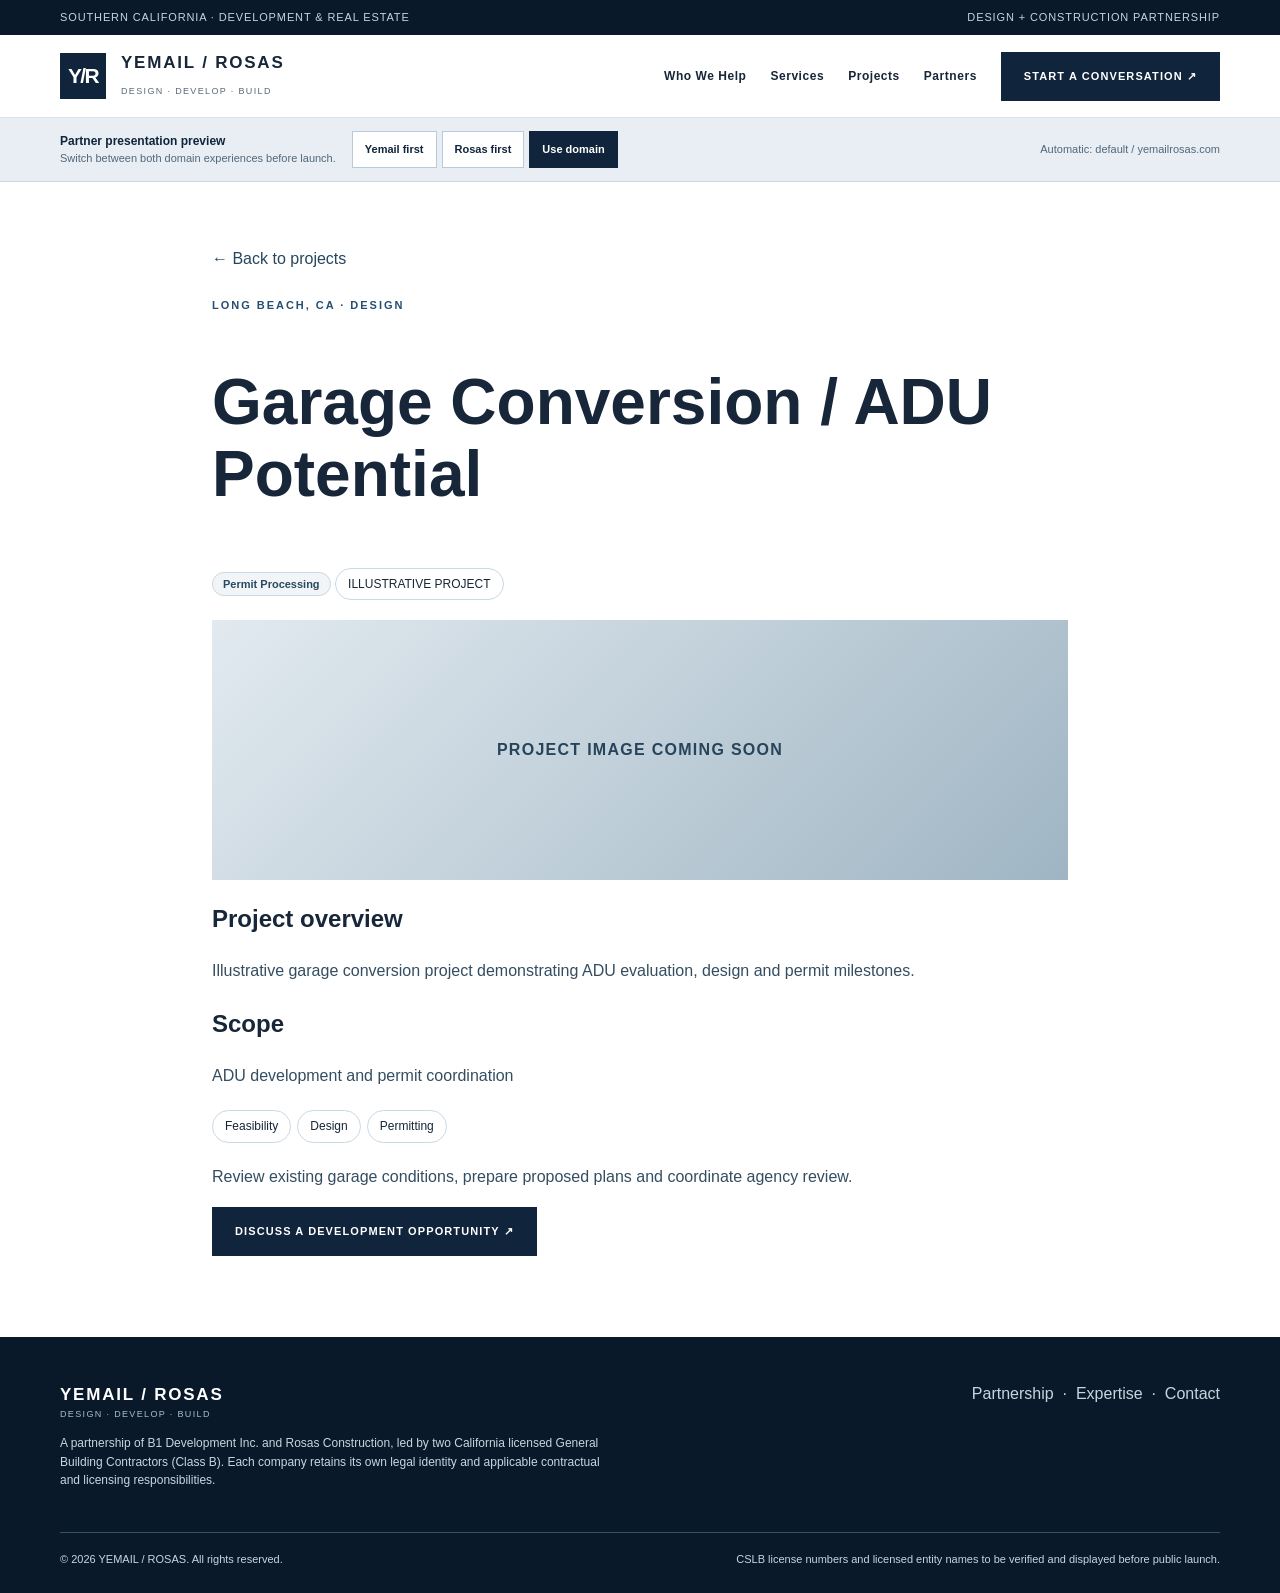
<file: projects/garage-conversion-adu/index.html>
<!DOCTYPE html>

<html lang="en"><head><meta charset="utf-8"/><meta content="width=device-width,initial-scale=1" name="viewport"/><meta content="#10243b" name="theme-color"/><meta content="Residential development support for developers, Realtors and investors in Southern California. Property feasibility, design, permitting and construction coordination." name="description"/><title>Garage Conversion / ADU Potential | YEMAIL / ROSAS</title>
<style>
:root{--navy:#10243b;--deep:#0a192a;--mid:#203d59;--blue:#54748e;--light:#edf2f6;--white:#fff;--ink:#172638;--muted:#586a7b;--line:#dbe3e9;--accent:#c4d4df}*{box-sizing:border-box}html{scroll-behavior:smooth}body{margin:0;font-family:Arial,Helvetica,sans-serif;color:var(--ink);background:white;line-height:1.55}a{color:inherit;text-decoration:none}button,input,textarea,select{font:inherit}button{cursor:pointer}.container{width:min(1160px,calc(100% - 48px));margin:auto}.eyebrow{text-transform:uppercase;letter-spacing:.18em;font-size:11px;font-weight:700}.topline{background:var(--deep);color:#c5d4e1;font-size:11px;letter-spacing:.08em;padding:9px 0}.topline .container{display:flex;justify-content:space-between;gap:16px}.header{background:white;position:sticky;top:0;z-index:30;border-bottom:1px solid var(--line)}.nav{min-height:82px;display:flex;align-items:center;justify-content:space-between;gap:20px}.brand{display:flex;align-items:center;gap:15px;flex-shrink:0}.monogram{width:46px;height:46px;background:var(--navy);color:white;display:grid;place-items:center;font-weight:800;letter-spacing:-.08em;font-size:21px}.brandname{font-weight:800;letter-spacing:.105em;font-size:17px;white-space:nowrap}.brandsub{font-size:9px;letter-spacing:.15em;color:var(--muted);text-transform:uppercase}.navlinks{display:flex;gap:24px;align-items:center;font-size:12px;font-weight:700;letter-spacing:.045em}.navlinks a:not(.btn):hover{color:var(--blue)}.btn{display:inline-flex;justify-content:center;align-items:center;gap:12px;padding:15px 22px;border:1px solid transparent;font-size:11px;font-weight:800;text-transform:uppercase;letter-spacing:.1em;transition:.2s}.btn.primary{background:var(--navy);color:white}.btn.primary:hover{background:#294c6a}.btn.outline{border-color:#8da4b8;color:white}.btn.outline:hover{background:#ffffff18}.btn.light{background:white;color:var(--navy)}.btn.line{border-color:#a6b6c4;color:var(--navy)}.menu{display:none;border:1px solid var(--line);background:white;color:var(--navy);padding:10px 12px}.hero{background:var(--navy);color:white;overflow:hidden}.hero-inner{display:grid;grid-template-columns:1.04fr .96fr;min-height:590px}.hero-copy{padding:90px 55px 85px 0;align-self:center}.hero h1{font-size:clamp(44px,5.6vw,77px);letter-spacing:-.045em;line-height:1.04;margin:24px 0 22px;font-weight:750}.hero h1 span{color:#a9bfce}.hero p{font-size:17px;max-width:520px;color:#d0dce6;margin:0 0 32px}.hero-actions{display:flex;gap:12px;flex-wrap:wrap}.hero-art{position:relative;display:flex;align-items:stretch;margin-right:calc((min(1160px,100vw - 48px) - 100vw)/2);background:#203a54}.hero-art svg{width:100%;height:100%;min-height:490px;display:block}.art-label{position:absolute;bottom:24px;left:24px;background:#fff;color:var(--navy);padding:14px 19px;font-size:10px;letter-spacing:.13em;font-weight:800}.strip{background:var(--light);border-bottom:1px solid var(--line)}.strip .container{display:grid;grid-template-columns:repeat(3,1fr)}.strip-item{padding:24px 30px;border-right:1px solid #d0dce4}.strip-item:first-child{padding-left:0}.strip-item:last-child{border:0}.strip-item strong{display:block;font-size:13px;letter-spacing:.035em}.strip-item small{display:block;color:var(--muted);margin-top:5px}.section{padding:100px 0}.section.alt{background:#f4f7f9}.section-head{max-width:750px;margin-bottom:42px}.section h2{font-size:clamp(32px,3.5vw,49px);letter-spacing:-.035em;line-height:1.14;margin:13px 0 18px}.lead{font-size:17px;color:var(--muted);max-width:770px}.partners{display:grid;grid-template-columns:1fr 1fr;gap:22px}.partner{border:1px solid var(--line);background:white;display:flex;flex-direction:column}.partner-top{background:var(--navy);color:white;padding:36px;min-height:205px}.partner:nth-child(2) .partner-top{background:#27465f}.partner-top h3{font-size:30px;margin:10px 0 6px;letter-spacing:-.025em}.partner-top p{color:#d4e1ea;margin:0}.partner-body{padding:30px 36px;flex:1}.partner-body ul{padding-left:18px;margin:14px 0 0}.partner-body li{padding:5px 0}.partner-foot{padding:18px 36px;border-top:1px solid var(--line);font-size:12px;color:var(--muted);font-weight:700}.process{display:grid;grid-template-columns:repeat(4,1fr);gap:18px}.step{border-top:3px solid var(--navy);padding:22px 8px 0 0}.step .num{font-size:13px;font-weight:800;color:#59768e}.step h3{font-size:19px;margin:13px 0 8px}.step p{font-size:13px;color:var(--muted)}.focus{display:grid;grid-template-columns:repeat(3,1fr);gap:18px}.focus article{border:1px solid var(--line);padding:30px;background:white}.focus .symbol{font-size:27px;color:var(--blue);font-weight:300}.focus h3{font-size:19px;margin:18px 0 9px}.focus p{color:var(--muted);font-size:14px}.banner{background:var(--navy);color:white;padding:66px 0}.banner-inner{display:flex;justify-content:space-between;gap:30px;align-items:center}.banner h2{font-size:clamp(28px,3vw,40px);margin:8px 0}.banner p{color:#c8d6e1;max-width:660px;margin:0}.people{display:grid;grid-template-columns:1fr 1fr;gap:22px}.person{display:grid;grid-template-columns:145px 1fr;border:1px solid var(--line);background:white;min-height:240px}.portrait{background:linear-gradient(140deg,#c6d3dd,#e7edf1);display:flex;align-items:center;justify-content:center}.portrait svg{width:80px;opacity:.45}.person-content{padding:27px}.person h3{font-size:24px;margin:4px 0}.person p{font-size:13px;color:var(--muted)}.contact{display:grid;grid-template-columns:.85fr 1.15fr;gap:60px}.contact-info{background:var(--navy);color:white;padding:42px}.contact-info h2{margin-top:12px}.contact-info p{color:#d1dce5}.contact-info a{text-decoration:underline;text-underline-offset:4px}.form{display:grid;grid-template-columns:1fr 1fr;gap:17px}.field{display:flex;flex-direction:column;gap:7px}.field.full{grid-column:1/-1}.field label{font-size:11px;text-transform:uppercase;font-weight:800;letter-spacing:.09em}.field input,.field select,.field textarea{width:100%;padding:14px;border:1px solid #bdcbd6;border-radius:0;background:white;color:var(--ink);min-width:0}.field textarea{min-height:130px;resize:vertical}.fine{font-size:11px;color:var(--muted)}.footer{background:var(--deep);color:#c8d5df;padding:45px 0 25px}.footer-main{display:flex;justify-content:space-between;gap:30px;align-items:start}.footer .brandname{color:white}.footer p{max-width:560px;font-size:12px}.footer-bottom{border-top:1px solid #38506a;margin-top:30px;padding-top:18px;font-size:11px;display:flex;justify-content:space-between;gap:15px}.footer a:hover{text-decoration:underline}.skip{position:absolute;left:-9999px}.skip:focus{left:10px;top:10px;background:white;padding:12px;z-index:100}.status{font-size:12px;color:var(--muted)}@media(max-width:950px){.navlinks{gap:13px}.navlinks a{font-size:11px}.hero-inner{grid-template-columns:1fr 1fr}.hero-copy{padding:65px 25px 65px 0}.hero-art{margin-right:-24px}.process{grid-template-columns:repeat(2,1fr)}.person{grid-template-columns:110px 1fr}}@media(max-width:720px){.container{width:calc(100% - 36px)}.topline .container{font-size:9px}.nav{min-height:70px}.brandname{font-size:14px}.brandsub{font-size:8px}.monogram{width:40px;height:40px}.menu{display:block}.navlinks{display:none;position:absolute;left:0;right:0;top:100%;background:white;padding:20px 18px 25px;box-shadow:0 15px 25px #10243b22;flex-direction:column;align-items:stretch;gap:0}.navlinks.open{display:flex}.navlinks a{padding:13px;border-bottom:1px solid var(--line);font-size:13px}.navlinks .btn{margin-top:12px}.hero-inner{display:flex;flex-direction:column}.hero-copy{padding:66px 0 54px}.hero h1{font-size:clamp(46px,11vw,70px)}.hero p{font-size:15px}.hero-art{margin:0 -18px}.hero-art svg{height:290px;min-height:290px}.strip .container{grid-template-columns:1fr}.strip-item,.strip-item:first-child{padding:16px 0;border-right:0;border-bottom:1px solid #d0dce4}.section{padding:66px 0}.partners,.focus,.people,.contact{grid-template-columns:1fr}.partner-top{min-height:0;padding:28px}.partner-body{padding:24px 28px}.partner-foot{padding:17px 28px}.focus{gap:12px}.process{gap:20px}.banner-inner{align-items:start;flex-direction:column}.person{grid-template-columns:115px 1fr}.contact{gap:25px}.contact-info{padding:30px}.footer-main,.footer-bottom{flex-direction:column}.footer-bottom{gap:7px}}@media(max-width:390px){.brandname{font-size:12px}.brand{gap:8px}.monogram{width:35px;height:35px}.hero-actions .btn{width:100%}.person{grid-template-columns:1fr}.portrait{height:120px}.form{grid-template-columns:1fr}.field{grid-column:1/-1}}
.license-line{display:inline-block;margin-top:8px;font-size:12px;font-weight:700;letter-spacing:.015em;line-height:1.5}.leadership-license{color:var(--mid);margin:9px 0 4px!important}.partner-top .license-line{color:#dbe8f2}
/* V4: responsive dual-domain presentation */
.preview-bar{background:#e8eef3;border-bottom:1px solid #cad7e2;color:#10243b}.preview-inner{display:flex;align-items:center;gap:16px;padding:13px 0;flex-wrap:wrap}.preview-inner>div:first-child{display:flex;flex-direction:column;min-width:185px}.preview-inner strong{font-size:12px}.preview-inner span,.preview-inner small{font-size:11px;color:#52677a}.preview-actions{display:flex;flex-wrap:wrap;gap:5px}.preview-actions button{background:white;border:1px solid #b9cbd9;padding:9px 12px;color:#10243b;font-size:11px;font-weight:700}.preview-actions button[aria-pressed="true"]{background:#10243b;color:white;border-color:#10243b}.preview-inner small{margin-left:auto}.partners,.people{display:flex;align-items:stretch;gap:22px}.partners>.partner,.people>.person{flex:1;min-width:0}.partner[data-partner="yemail"],.person[data-partner="yemail"]{order:1}.partner[data-partner="rosas"],.person[data-partner="rosas"]{order:2}body[data-first="rosas"] .partner[data-partner="rosas"],body[data-first="rosas"] .person[data-partner="rosas"]{order:0}body[data-first="rosas"] .partner[data-partner="yemail"],body[data-first="rosas"] .person[data-partner="yemail"]{order:1}body[data-first="rosas"] .partner[data-partner="rosas"] .partner-top{background:#10243b}body[data-first="rosas"] .partner[data-partner="yemail"] .partner-top{background:#27465f}body[data-first="yemail"] .partner[data-partner="yemail"] .partner-top{background:#10243b}body[data-first="yemail"] .partner[data-partner="rosas"] .partner-top{background:#27465f}@media(max-width:720px){.partners,.people{flex-direction:column}.partners>.partner,.people>.person{width:100%}.preview-inner small{margin-left:0;width:100%}.preview-actions button{flex:1}.preview-actions{width:100%}}@media(prefers-reduced-motion:reduce){html{scroll-behavior:auto}*{transition:none!important}}

/* V4 sample portfolio */
.portfolio-grid{display:grid;grid-template-columns:repeat(3,minmax(0,1fr));gap:22px}.project-card{background:#fff;border:1px solid var(--line);border-radius:12px;overflow:hidden;display:flex;flex-direction:column;box-shadow:0 8px 28px rgba(16,36,59,.05)}.project-visual{height:205px;position:relative;overflow:hidden;background:linear-gradient(145deg,#dce7ed,#8299aa);display:flex;align-items:center;justify-content:center}.project-visual svg{width:100%;height:100%}.project-visual .sample-mark{position:absolute;top:12px;left:12px;background:#10243be8;color:white;padding:5px 9px;border-radius:3px;font-size:10px;letter-spacing:.1em;font-weight:bold}.project-content{padding:23px;display:flex;flex-direction:column;gap:10px;flex:1}.project-content h3{font-size:22px;line-height:1.2;margin:0}.project-content p{margin:0;color:var(--muted);font-size:14px}.project-meta{font-size:11px;color:var(--blue);font-weight:700;letter-spacing:.1em;text-transform:uppercase}.project-status{align-self:flex-start;border:1px solid #cbd9e3;background:#f1f5f8;color:#294960;border-radius:30px;font-size:11px;font-weight:700;padding:5px 10px}.project-detail{margin-top:auto;border-top:1px solid var(--line);padding-top:12px}.project-detail summary{cursor:pointer;font-size:13px;font-weight:700;color:var(--mid)}.project-detail p{padding-top:10px}.portfolio-filters{display:flex;gap:8px;flex-wrap:wrap;margin:0 0 24px}.portfolio-filters button{background:white;color:var(--mid);border:1px solid var(--line);padding:9px 14px;border-radius:30px;font-weight:700;font-size:12px}.portfolio-filters button[aria-pressed=true]{background:var(--navy);color:white;border-color:var(--navy)}.portfolio-note{font-size:12px;color:var(--muted);margin-top:20px}.project-card[hidden]{display:none!important}@media(max-width:900px){.portfolio-grid{grid-template-columns:repeat(2,minmax(0,1fr))}}@media(max-width:620px){.portfolio-grid{grid-template-columns:1fr}.project-visual{height:225px}}

/* V4.1: streamlined professional development positioning */
#hero-title{font-size:clamp(2.8rem,5.8vw,5.7rem);line-height:1.06}.hero-copy p{max-width:590px}.focus article{min-width:0}.project-detail summary:focus-visible,.portfolio-filters button:focus-visible{outline:3px solid #5687aa;outline-offset:3px}

/* V4.2 project collection */
.project-visual img{width:100%;height:100%;object-fit:cover}.project-visual .placeholder{width:100%;height:100%;display:flex;align-items:center;justify-content:center;color:#27445a;font-weight:700;letter-spacing:.08em;text-align:center;padding:20px;background:linear-gradient(135deg,#e2eaf0,#9fb5c3)}.project-link{display:inline-block;margin-top:auto;font-weight:700;color:#193b55;text-decoration:underline;text-underline-offset:4px}.project-page{max-width:900px;margin:0 auto;padding:65px 22px}.project-page h1{font-size:clamp(2.2rem,5vw,4rem);line-height:1.12}.project-gallery{display:grid;grid-template-columns:repeat(2,minmax(0,1fr));gap:14px;margin:24px 0}.project-gallery img{width:100%;aspect-ratio:4/3;object-fit:cover;border-radius:9px}.project-cover{width:100%;max-height:490px;object-fit:cover;border-radius:10px}.project-body{line-height:1.75;color:#344d60}.project-page .back{display:inline-block;margin-bottom:25px;color:#25465e}.project-page .tag{display:inline-block;padding:6px 12px;border:1px solid #cbd9e3;border-radius:30px;margin:4px 6px 4px 0;font-size:12px}.preview-bar{display:block}@media(max-width:620px){.project-gallery{grid-template-columns:1fr}.partners,.people{grid-template-columns:1fr}.project-page{padding:35px 18px}}
</style></head><body><a class="skip" href="#main">Skip to content</a><div class="topline"><div class="container"><span>SOUTHERN CALIFORNIA · DEVELOPMENT &amp; REAL ESTATE</span><span>DESIGN + CONSTRUCTION PARTNERSHIP</span></div></div><header class="header"><div class="container nav"><a aria-label="Yemail Rosas home" class="brand" href="#top"><span class="monogram" data-monogram="">Y/R</span><span><span class="brandname" data-brand="">YEMAIL / ROSAS</span><br/><span class="brandsub">Design · Develop · Build</span></span></a><button aria-controls="navlinks" aria-expanded="false" aria-label="Open navigation" class="menu" id="menu">☰</button><nav aria-label="Main navigation" class="navlinks" id="navlinks"><a href="#audience">Who We Help</a><a href="#expertise">Services</a><a href="#portfolio">Projects</a><a href="#partnership">Partners</a><a class="btn primary" href="#contact">Start a Conversation ↗</a></nav></div></header><section aria-label="Website presentation preview" class="preview-bar" id="preview"><div class="container preview-inner"><div><strong>Partner presentation preview</strong><span>Switch between both domain experiences before launch.</span></div><div aria-label="Choose presentation" class="preview-actions" role="group"><button aria-pressed="true" data-mode="yemail" type="button">Yemail first</button><button aria-pressed="false" data-mode="rosas" type="button">Rosas first</button><button aria-pressed="false" data-mode="auto" type="button">Use domain</button></div><small aria-live="polite" id="mode-note"></small></div></section>
<main id="main"><section class="project-page"><a class="back" href="/#portfolio">← Back to projects</a><div class="eyebrow" style="color:#244e72">Long Beach, CA · Design</div><h1>Garage Conversion / ADU Potential</h1><p><span class="project-status">Permit Processing</span> <span class="tag">ILLUSTRATIVE PROJECT</span></p><div class="project-visual" style="height:260px"><div class="placeholder">PROJECT IMAGE COMING SOON</div></div><h2>Project overview</h2><p class="project-body">Illustrative garage conversion project demonstrating ADU evaluation, design and permit milestones.</p><h2>Scope</h2><p class="project-body">ADU development and permit coordination</p><div><span class="tag">Feasibility</span><span class="tag">Design</span><span class="tag">Permitting</span></div><div class="project-body"><p>Review existing garage conditions, prepare proposed plans and coordinate agency review.</p></div><p><a class="btn primary" href="/#contact">Discuss a development opportunity ↗</a></p></section></main>
<footer class="footer"><div class="container"><div class="footer-main"><div><div class="brandname" data-brand="">YEMAIL / ROSAS</div><div class="brandsub" style="color:#a7bdce">DESIGN · DEVELOP · BUILD</div><p>A partnership of B1 Development Inc. and Rosas Construction, led by two California licensed General Building Contractors (Class B). Each company retains its own legal identity and applicable contractual and licensing responsibilities.</p></div><div><a href="#partnership">Partnership</a>  ·  <a href="#expertise">Expertise</a>  ·  <a href="#contact">Contact</a></div></div><div class="footer-bottom"><span>© <span id="year">Preview only · Confirm legal entity names, CSLB numbers and partnership language before public launch.</span> YEMAIL / ROSAS. All rights reserved.</span><span>CSLB license numbers and licensed entity names to be verified and displayed before public launch.</span></div></div></footer>
<script>
(function(){
  'use strict';
  const domain=window.location.hostname.toLowerCase().replace(/^www\./,'');
  const domainFirst=domain==='rosasyemail.com'?'rosas':'yemail';
  const params=new URLSearchParams(window.location.search);
  const requested=params.get('view');
  let mode=(requested==='rosas'||requested==='yemail')?requested:'auto';
  const buttons=[...document.querySelectorAll('[data-mode]')];
  function render(){
    const first=mode==='auto'?domainFirst:mode;
    document.body.dataset.first=first;
    const brand=first==='rosas'?'ROSAS / YEMAIL':'YEMAIL / ROSAS';
    document.querySelectorAll('[data-brand]').forEach(n=>n.textContent=brand);
    document.querySelectorAll('[data-monogram]').forEach(n=>n.textContent=first==='rosas'?'R/Y':'Y/R');
    document.querySelector('.brand').setAttribute('aria-label',brand+' home');
    document.querySelectorAll('.partner').forEach(n=>{n.querySelector('[data-order-label]').textContent=(n.dataset.partner===first?'01':'02')+' / '+(n.dataset.partner==='rosas'?'CONSTRUCTION & EXECUTION':'DESIGN & DEVELOPMENT')});
    buttons.forEach(b=>b.setAttribute('aria-pressed',String(b.dataset.mode===mode)));
    document.getElementById('mode-note').textContent=mode==='auto'?'Automatic: '+(domain==='rosasyemail.com'?'rosasyemail.com':'default / yemailrosas.com'):'Manual preview: '+brand;
    document.title=brand+' | Design · Develop · Build';
  }
  buttons.forEach(b=>b.addEventListener('click',()=>{mode=b.dataset.mode;const u=new URL(location.href);if(mode==='auto')u.searchParams.delete('view');else u.searchParams.set('view',mode);history.replaceState(null,'',u);render()}));
  window.addEventListener('popstate',()=>{const v=new URLSearchParams(location.search).get('view');mode=v==='rosas'||v==='yemail'?v:'auto';render()});
  render();
  document.querySelectorAll('[data-filter]').forEach(button=>button.addEventListener('click',()=>{
    const selected=button.dataset.filter;
    document.querySelectorAll('[data-filter]').forEach(b=>b.setAttribute('aria-pressed',String(b===button)));
    document.querySelectorAll('.project-card').forEach(card=>{card.hidden=selected!=='all'&&card.dataset.category!==selected;});
  }));
  const menu=document.getElementById('menu'),nav=document.getElementById('navlinks');
  menu.addEventListener('click',()=>{const open=nav.classList.toggle('open');menu.setAttribute('aria-expanded',String(open));menu.setAttribute('aria-label',open?'Close navigation':'Open navigation');menu.textContent=open?'✕':'☰'});
  nav.querySelectorAll('a').forEach(a=>a.addEventListener('click',()=>{nav.classList.remove('open');menu.setAttribute('aria-expanded','false');menu.textContent='☰'}));
  document.getElementById('year').textContent=new Date().getFullYear();
  document.getElementById('inquiry').addEventListener('submit',e=>{e.preventDefault();const f=e.currentTarget;if(!f.reportValidity())return;const v=id=>document.getElementById(id).value.trim();const subject='YEMAIL / ROSAS Project Inquiry — '+(v('address')||v('type'));const body=['Entry domain: '+location.hostname,'Presentation: '+document.body.dataset.first,'Professional role: '+v('role'),'Name: '+v('name'),'Email: '+v('email'),'Phone: '+v('phone'),'Project type: '+v('type'),'Property: '+v('address'),'','Project details:',v('details')].join('\n');document.getElementById('status').textContent='Your email application will open with the inquiry prepared. Please press Send there.';window.location.href='mailto:jamieyemail@gmail.com?subject='+encodeURIComponent(subject)+'&body='+encodeURIComponent(body)});
})();
</script></body></html>
</file>
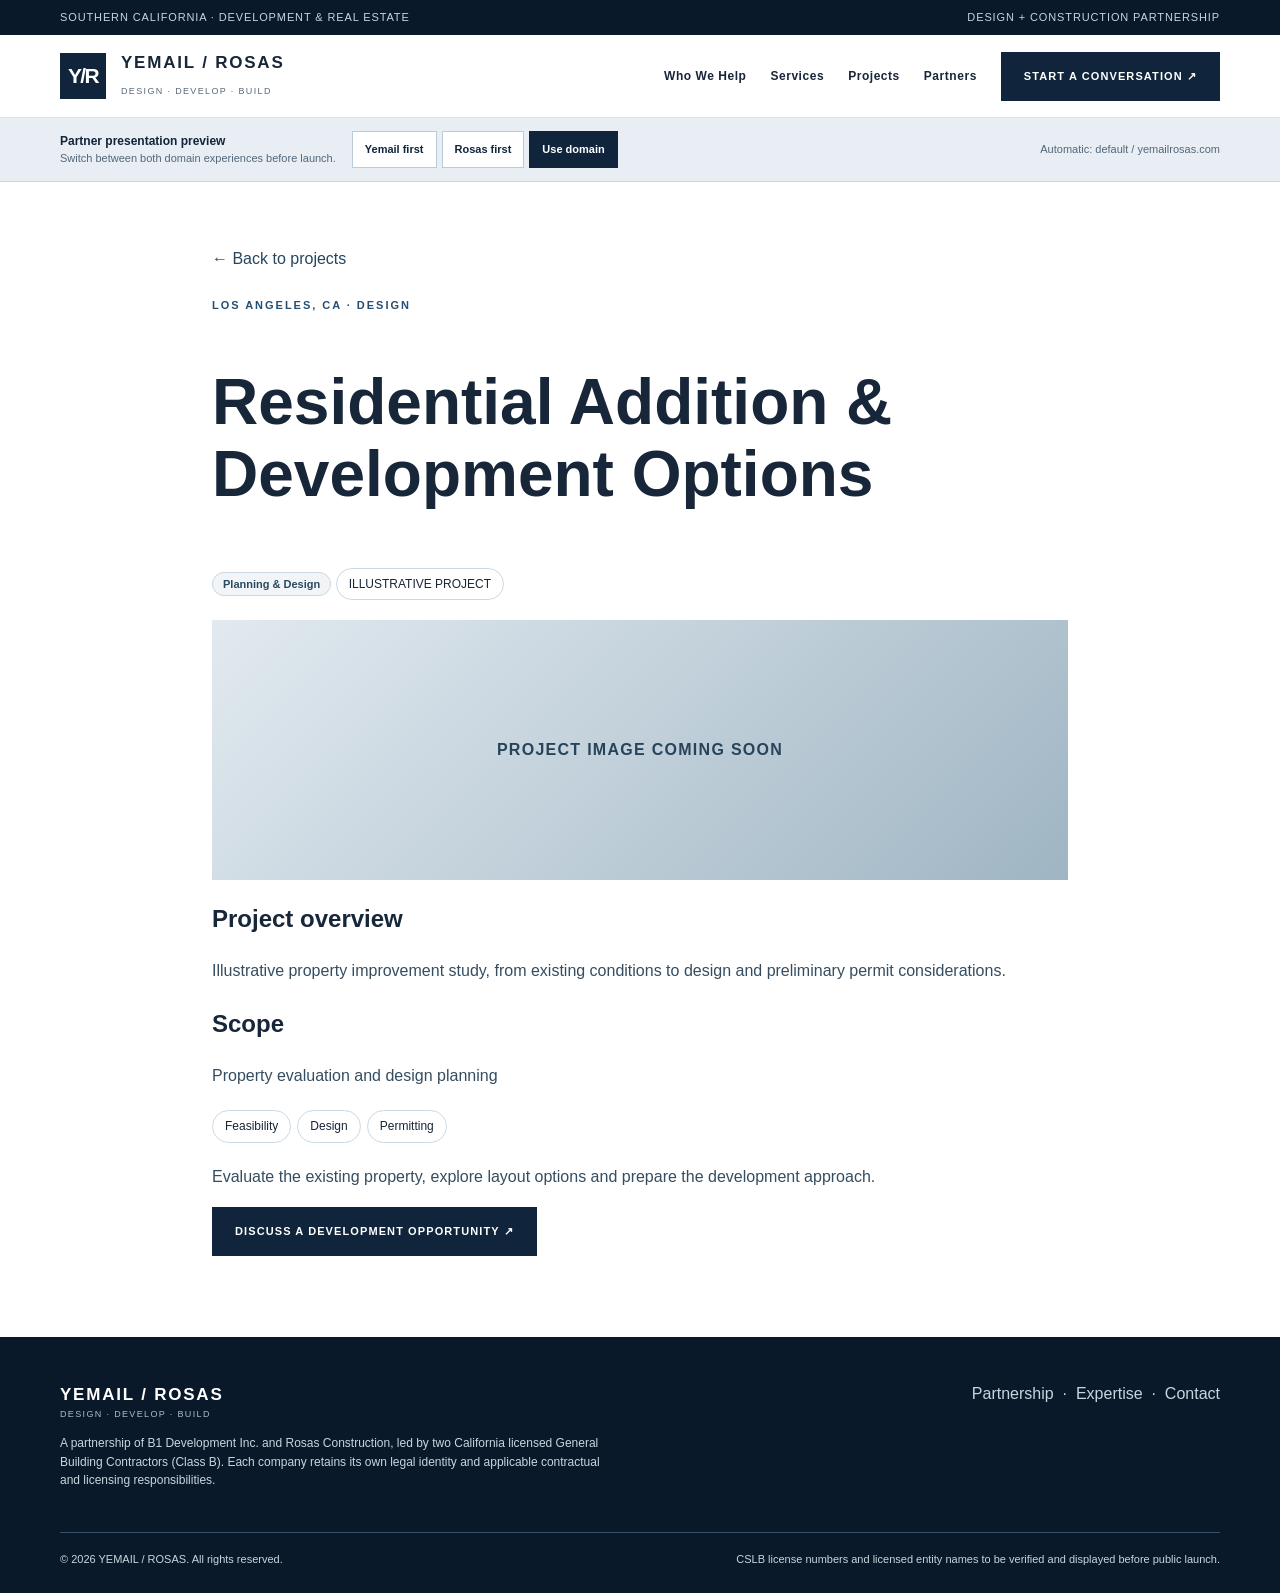
<file: projects/residential-addition/index.html>
<!DOCTYPE html>

<html lang="en"><head><meta charset="utf-8"/><meta content="width=device-width,initial-scale=1" name="viewport"/><meta content="#10243b" name="theme-color"/><meta content="Residential development support for developers, Realtors and investors in Southern California. Property feasibility, design, permitting and construction coordination." name="description"/><title>Residential Addition &amp; Development Options | YEMAIL / ROSAS</title>
<style>
:root{--navy:#10243b;--deep:#0a192a;--mid:#203d59;--blue:#54748e;--light:#edf2f6;--white:#fff;--ink:#172638;--muted:#586a7b;--line:#dbe3e9;--accent:#c4d4df}*{box-sizing:border-box}html{scroll-behavior:smooth}body{margin:0;font-family:Arial,Helvetica,sans-serif;color:var(--ink);background:white;line-height:1.55}a{color:inherit;text-decoration:none}button,input,textarea,select{font:inherit}button{cursor:pointer}.container{width:min(1160px,calc(100% - 48px));margin:auto}.eyebrow{text-transform:uppercase;letter-spacing:.18em;font-size:11px;font-weight:700}.topline{background:var(--deep);color:#c5d4e1;font-size:11px;letter-spacing:.08em;padding:9px 0}.topline .container{display:flex;justify-content:space-between;gap:16px}.header{background:white;position:sticky;top:0;z-index:30;border-bottom:1px solid var(--line)}.nav{min-height:82px;display:flex;align-items:center;justify-content:space-between;gap:20px}.brand{display:flex;align-items:center;gap:15px;flex-shrink:0}.monogram{width:46px;height:46px;background:var(--navy);color:white;display:grid;place-items:center;font-weight:800;letter-spacing:-.08em;font-size:21px}.brandname{font-weight:800;letter-spacing:.105em;font-size:17px;white-space:nowrap}.brandsub{font-size:9px;letter-spacing:.15em;color:var(--muted);text-transform:uppercase}.navlinks{display:flex;gap:24px;align-items:center;font-size:12px;font-weight:700;letter-spacing:.045em}.navlinks a:not(.btn):hover{color:var(--blue)}.btn{display:inline-flex;justify-content:center;align-items:center;gap:12px;padding:15px 22px;border:1px solid transparent;font-size:11px;font-weight:800;text-transform:uppercase;letter-spacing:.1em;transition:.2s}.btn.primary{background:var(--navy);color:white}.btn.primary:hover{background:#294c6a}.btn.outline{border-color:#8da4b8;color:white}.btn.outline:hover{background:#ffffff18}.btn.light{background:white;color:var(--navy)}.btn.line{border-color:#a6b6c4;color:var(--navy)}.menu{display:none;border:1px solid var(--line);background:white;color:var(--navy);padding:10px 12px}.hero{background:var(--navy);color:white;overflow:hidden}.hero-inner{display:grid;grid-template-columns:1.04fr .96fr;min-height:590px}.hero-copy{padding:90px 55px 85px 0;align-self:center}.hero h1{font-size:clamp(44px,5.6vw,77px);letter-spacing:-.045em;line-height:1.04;margin:24px 0 22px;font-weight:750}.hero h1 span{color:#a9bfce}.hero p{font-size:17px;max-width:520px;color:#d0dce6;margin:0 0 32px}.hero-actions{display:flex;gap:12px;flex-wrap:wrap}.hero-art{position:relative;display:flex;align-items:stretch;margin-right:calc((min(1160px,100vw - 48px) - 100vw)/2);background:#203a54}.hero-art svg{width:100%;height:100%;min-height:490px;display:block}.art-label{position:absolute;bottom:24px;left:24px;background:#fff;color:var(--navy);padding:14px 19px;font-size:10px;letter-spacing:.13em;font-weight:800}.strip{background:var(--light);border-bottom:1px solid var(--line)}.strip .container{display:grid;grid-template-columns:repeat(3,1fr)}.strip-item{padding:24px 30px;border-right:1px solid #d0dce4}.strip-item:first-child{padding-left:0}.strip-item:last-child{border:0}.strip-item strong{display:block;font-size:13px;letter-spacing:.035em}.strip-item small{display:block;color:var(--muted);margin-top:5px}.section{padding:100px 0}.section.alt{background:#f4f7f9}.section-head{max-width:750px;margin-bottom:42px}.section h2{font-size:clamp(32px,3.5vw,49px);letter-spacing:-.035em;line-height:1.14;margin:13px 0 18px}.lead{font-size:17px;color:var(--muted);max-width:770px}.partners{display:grid;grid-template-columns:1fr 1fr;gap:22px}.partner{border:1px solid var(--line);background:white;display:flex;flex-direction:column}.partner-top{background:var(--navy);color:white;padding:36px;min-height:205px}.partner:nth-child(2) .partner-top{background:#27465f}.partner-top h3{font-size:30px;margin:10px 0 6px;letter-spacing:-.025em}.partner-top p{color:#d4e1ea;margin:0}.partner-body{padding:30px 36px;flex:1}.partner-body ul{padding-left:18px;margin:14px 0 0}.partner-body li{padding:5px 0}.partner-foot{padding:18px 36px;border-top:1px solid var(--line);font-size:12px;color:var(--muted);font-weight:700}.process{display:grid;grid-template-columns:repeat(4,1fr);gap:18px}.step{border-top:3px solid var(--navy);padding:22px 8px 0 0}.step .num{font-size:13px;font-weight:800;color:#59768e}.step h3{font-size:19px;margin:13px 0 8px}.step p{font-size:13px;color:var(--muted)}.focus{display:grid;grid-template-columns:repeat(3,1fr);gap:18px}.focus article{border:1px solid var(--line);padding:30px;background:white}.focus .symbol{font-size:27px;color:var(--blue);font-weight:300}.focus h3{font-size:19px;margin:18px 0 9px}.focus p{color:var(--muted);font-size:14px}.banner{background:var(--navy);color:white;padding:66px 0}.banner-inner{display:flex;justify-content:space-between;gap:30px;align-items:center}.banner h2{font-size:clamp(28px,3vw,40px);margin:8px 0}.banner p{color:#c8d6e1;max-width:660px;margin:0}.people{display:grid;grid-template-columns:1fr 1fr;gap:22px}.person{display:grid;grid-template-columns:145px 1fr;border:1px solid var(--line);background:white;min-height:240px}.portrait{background:linear-gradient(140deg,#c6d3dd,#e7edf1);display:flex;align-items:center;justify-content:center}.portrait svg{width:80px;opacity:.45}.person-content{padding:27px}.person h3{font-size:24px;margin:4px 0}.person p{font-size:13px;color:var(--muted)}.contact{display:grid;grid-template-columns:.85fr 1.15fr;gap:60px}.contact-info{background:var(--navy);color:white;padding:42px}.contact-info h2{margin-top:12px}.contact-info p{color:#d1dce5}.contact-info a{text-decoration:underline;text-underline-offset:4px}.form{display:grid;grid-template-columns:1fr 1fr;gap:17px}.field{display:flex;flex-direction:column;gap:7px}.field.full{grid-column:1/-1}.field label{font-size:11px;text-transform:uppercase;font-weight:800;letter-spacing:.09em}.field input,.field select,.field textarea{width:100%;padding:14px;border:1px solid #bdcbd6;border-radius:0;background:white;color:var(--ink);min-width:0}.field textarea{min-height:130px;resize:vertical}.fine{font-size:11px;color:var(--muted)}.footer{background:var(--deep);color:#c8d5df;padding:45px 0 25px}.footer-main{display:flex;justify-content:space-between;gap:30px;align-items:start}.footer .brandname{color:white}.footer p{max-width:560px;font-size:12px}.footer-bottom{border-top:1px solid #38506a;margin-top:30px;padding-top:18px;font-size:11px;display:flex;justify-content:space-between;gap:15px}.footer a:hover{text-decoration:underline}.skip{position:absolute;left:-9999px}.skip:focus{left:10px;top:10px;background:white;padding:12px;z-index:100}.status{font-size:12px;color:var(--muted)}@media(max-width:950px){.navlinks{gap:13px}.navlinks a{font-size:11px}.hero-inner{grid-template-columns:1fr 1fr}.hero-copy{padding:65px 25px 65px 0}.hero-art{margin-right:-24px}.process{grid-template-columns:repeat(2,1fr)}.person{grid-template-columns:110px 1fr}}@media(max-width:720px){.container{width:calc(100% - 36px)}.topline .container{font-size:9px}.nav{min-height:70px}.brandname{font-size:14px}.brandsub{font-size:8px}.monogram{width:40px;height:40px}.menu{display:block}.navlinks{display:none;position:absolute;left:0;right:0;top:100%;background:white;padding:20px 18px 25px;box-shadow:0 15px 25px #10243b22;flex-direction:column;align-items:stretch;gap:0}.navlinks.open{display:flex}.navlinks a{padding:13px;border-bottom:1px solid var(--line);font-size:13px}.navlinks .btn{margin-top:12px}.hero-inner{display:flex;flex-direction:column}.hero-copy{padding:66px 0 54px}.hero h1{font-size:clamp(46px,11vw,70px)}.hero p{font-size:15px}.hero-art{margin:0 -18px}.hero-art svg{height:290px;min-height:290px}.strip .container{grid-template-columns:1fr}.strip-item,.strip-item:first-child{padding:16px 0;border-right:0;border-bottom:1px solid #d0dce4}.section{padding:66px 0}.partners,.focus,.people,.contact{grid-template-columns:1fr}.partner-top{min-height:0;padding:28px}.partner-body{padding:24px 28px}.partner-foot{padding:17px 28px}.focus{gap:12px}.process{gap:20px}.banner-inner{align-items:start;flex-direction:column}.person{grid-template-columns:115px 1fr}.contact{gap:25px}.contact-info{padding:30px}.footer-main,.footer-bottom{flex-direction:column}.footer-bottom{gap:7px}}@media(max-width:390px){.brandname{font-size:12px}.brand{gap:8px}.monogram{width:35px;height:35px}.hero-actions .btn{width:100%}.person{grid-template-columns:1fr}.portrait{height:120px}.form{grid-template-columns:1fr}.field{grid-column:1/-1}}
.license-line{display:inline-block;margin-top:8px;font-size:12px;font-weight:700;letter-spacing:.015em;line-height:1.5}.leadership-license{color:var(--mid);margin:9px 0 4px!important}.partner-top .license-line{color:#dbe8f2}
/* V4: responsive dual-domain presentation */
.preview-bar{background:#e8eef3;border-bottom:1px solid #cad7e2;color:#10243b}.preview-inner{display:flex;align-items:center;gap:16px;padding:13px 0;flex-wrap:wrap}.preview-inner>div:first-child{display:flex;flex-direction:column;min-width:185px}.preview-inner strong{font-size:12px}.preview-inner span,.preview-inner small{font-size:11px;color:#52677a}.preview-actions{display:flex;flex-wrap:wrap;gap:5px}.preview-actions button{background:white;border:1px solid #b9cbd9;padding:9px 12px;color:#10243b;font-size:11px;font-weight:700}.preview-actions button[aria-pressed="true"]{background:#10243b;color:white;border-color:#10243b}.preview-inner small{margin-left:auto}.partners,.people{display:flex;align-items:stretch;gap:22px}.partners>.partner,.people>.person{flex:1;min-width:0}.partner[data-partner="yemail"],.person[data-partner="yemail"]{order:1}.partner[data-partner="rosas"],.person[data-partner="rosas"]{order:2}body[data-first="rosas"] .partner[data-partner="rosas"],body[data-first="rosas"] .person[data-partner="rosas"]{order:0}body[data-first="rosas"] .partner[data-partner="yemail"],body[data-first="rosas"] .person[data-partner="yemail"]{order:1}body[data-first="rosas"] .partner[data-partner="rosas"] .partner-top{background:#10243b}body[data-first="rosas"] .partner[data-partner="yemail"] .partner-top{background:#27465f}body[data-first="yemail"] .partner[data-partner="yemail"] .partner-top{background:#10243b}body[data-first="yemail"] .partner[data-partner="rosas"] .partner-top{background:#27465f}@media(max-width:720px){.partners,.people{flex-direction:column}.partners>.partner,.people>.person{width:100%}.preview-inner small{margin-left:0;width:100%}.preview-actions button{flex:1}.preview-actions{width:100%}}@media(prefers-reduced-motion:reduce){html{scroll-behavior:auto}*{transition:none!important}}

/* V4 sample portfolio */
.portfolio-grid{display:grid;grid-template-columns:repeat(3,minmax(0,1fr));gap:22px}.project-card{background:#fff;border:1px solid var(--line);border-radius:12px;overflow:hidden;display:flex;flex-direction:column;box-shadow:0 8px 28px rgba(16,36,59,.05)}.project-visual{height:205px;position:relative;overflow:hidden;background:linear-gradient(145deg,#dce7ed,#8299aa);display:flex;align-items:center;justify-content:center}.project-visual svg{width:100%;height:100%}.project-visual .sample-mark{position:absolute;top:12px;left:12px;background:#10243be8;color:white;padding:5px 9px;border-radius:3px;font-size:10px;letter-spacing:.1em;font-weight:bold}.project-content{padding:23px;display:flex;flex-direction:column;gap:10px;flex:1}.project-content h3{font-size:22px;line-height:1.2;margin:0}.project-content p{margin:0;color:var(--muted);font-size:14px}.project-meta{font-size:11px;color:var(--blue);font-weight:700;letter-spacing:.1em;text-transform:uppercase}.project-status{align-self:flex-start;border:1px solid #cbd9e3;background:#f1f5f8;color:#294960;border-radius:30px;font-size:11px;font-weight:700;padding:5px 10px}.project-detail{margin-top:auto;border-top:1px solid var(--line);padding-top:12px}.project-detail summary{cursor:pointer;font-size:13px;font-weight:700;color:var(--mid)}.project-detail p{padding-top:10px}.portfolio-filters{display:flex;gap:8px;flex-wrap:wrap;margin:0 0 24px}.portfolio-filters button{background:white;color:var(--mid);border:1px solid var(--line);padding:9px 14px;border-radius:30px;font-weight:700;font-size:12px}.portfolio-filters button[aria-pressed=true]{background:var(--navy);color:white;border-color:var(--navy)}.portfolio-note{font-size:12px;color:var(--muted);margin-top:20px}.project-card[hidden]{display:none!important}@media(max-width:900px){.portfolio-grid{grid-template-columns:repeat(2,minmax(0,1fr))}}@media(max-width:620px){.portfolio-grid{grid-template-columns:1fr}.project-visual{height:225px}}

/* V4.1: streamlined professional development positioning */
#hero-title{font-size:clamp(2.8rem,5.8vw,5.7rem);line-height:1.06}.hero-copy p{max-width:590px}.focus article{min-width:0}.project-detail summary:focus-visible,.portfolio-filters button:focus-visible{outline:3px solid #5687aa;outline-offset:3px}

/* V4.2 project collection */
.project-visual img{width:100%;height:100%;object-fit:cover}.project-visual .placeholder{width:100%;height:100%;display:flex;align-items:center;justify-content:center;color:#27445a;font-weight:700;letter-spacing:.08em;text-align:center;padding:20px;background:linear-gradient(135deg,#e2eaf0,#9fb5c3)}.project-link{display:inline-block;margin-top:auto;font-weight:700;color:#193b55;text-decoration:underline;text-underline-offset:4px}.project-page{max-width:900px;margin:0 auto;padding:65px 22px}.project-page h1{font-size:clamp(2.2rem,5vw,4rem);line-height:1.12}.project-gallery{display:grid;grid-template-columns:repeat(2,minmax(0,1fr));gap:14px;margin:24px 0}.project-gallery img{width:100%;aspect-ratio:4/3;object-fit:cover;border-radius:9px}.project-cover{width:100%;max-height:490px;object-fit:cover;border-radius:10px}.project-body{line-height:1.75;color:#344d60}.project-page .back{display:inline-block;margin-bottom:25px;color:#25465e}.project-page .tag{display:inline-block;padding:6px 12px;border:1px solid #cbd9e3;border-radius:30px;margin:4px 6px 4px 0;font-size:12px}.preview-bar{display:block}@media(max-width:620px){.project-gallery{grid-template-columns:1fr}.partners,.people{grid-template-columns:1fr}.project-page{padding:35px 18px}}
</style></head><body><a class="skip" href="#main">Skip to content</a><div class="topline"><div class="container"><span>SOUTHERN CALIFORNIA · DEVELOPMENT &amp; REAL ESTATE</span><span>DESIGN + CONSTRUCTION PARTNERSHIP</span></div></div><header class="header"><div class="container nav"><a aria-label="Yemail Rosas home" class="brand" href="#top"><span class="monogram" data-monogram="">Y/R</span><span><span class="brandname" data-brand="">YEMAIL / ROSAS</span><br/><span class="brandsub">Design · Develop · Build</span></span></a><button aria-controls="navlinks" aria-expanded="false" aria-label="Open navigation" class="menu" id="menu">☰</button><nav aria-label="Main navigation" class="navlinks" id="navlinks"><a href="#audience">Who We Help</a><a href="#expertise">Services</a><a href="#portfolio">Projects</a><a href="#partnership">Partners</a><a class="btn primary" href="#contact">Start a Conversation ↗</a></nav></div></header><section aria-label="Website presentation preview" class="preview-bar" id="preview"><div class="container preview-inner"><div><strong>Partner presentation preview</strong><span>Switch between both domain experiences before launch.</span></div><div aria-label="Choose presentation" class="preview-actions" role="group"><button aria-pressed="true" data-mode="yemail" type="button">Yemail first</button><button aria-pressed="false" data-mode="rosas" type="button">Rosas first</button><button aria-pressed="false" data-mode="auto" type="button">Use domain</button></div><small aria-live="polite" id="mode-note"></small></div></section>
<main id="main"><section class="project-page"><a class="back" href="/#portfolio">← Back to projects</a><div class="eyebrow" style="color:#244e72">Los Angeles, CA · Design</div><h1>Residential Addition &amp; Development Options</h1><p><span class="project-status">Planning &amp; Design</span> <span class="tag">ILLUSTRATIVE PROJECT</span></p><div class="project-visual" style="height:260px"><div class="placeholder">PROJECT IMAGE COMING SOON</div></div><h2>Project overview</h2><p class="project-body">Illustrative property improvement study, from existing conditions to design and preliminary permit considerations.</p><h2>Scope</h2><p class="project-body">Property evaluation and design planning</p><div><span class="tag">Feasibility</span><span class="tag">Design</span><span class="tag">Permitting</span></div><div class="project-body"><p>Evaluate the existing property, explore layout options and prepare the development approach.</p></div><p><a class="btn primary" href="/#contact">Discuss a development opportunity ↗</a></p></section></main>
<footer class="footer"><div class="container"><div class="footer-main"><div><div class="brandname" data-brand="">YEMAIL / ROSAS</div><div class="brandsub" style="color:#a7bdce">DESIGN · DEVELOP · BUILD</div><p>A partnership of B1 Development Inc. and Rosas Construction, led by two California licensed General Building Contractors (Class B). Each company retains its own legal identity and applicable contractual and licensing responsibilities.</p></div><div><a href="#partnership">Partnership</a>  ·  <a href="#expertise">Expertise</a>  ·  <a href="#contact">Contact</a></div></div><div class="footer-bottom"><span>© <span id="year">Preview only · Confirm legal entity names, CSLB numbers and partnership language before public launch.</span> YEMAIL / ROSAS. All rights reserved.</span><span>CSLB license numbers and licensed entity names to be verified and displayed before public launch.</span></div></div></footer>
<script>
(function(){
  'use strict';
  const domain=window.location.hostname.toLowerCase().replace(/^www\./,'');
  const domainFirst=domain==='rosasyemail.com'?'rosas':'yemail';
  const params=new URLSearchParams(window.location.search);
  const requested=params.get('view');
  let mode=(requested==='rosas'||requested==='yemail')?requested:'auto';
  const buttons=[...document.querySelectorAll('[data-mode]')];
  function render(){
    const first=mode==='auto'?domainFirst:mode;
    document.body.dataset.first=first;
    const brand=first==='rosas'?'ROSAS / YEMAIL':'YEMAIL / ROSAS';
    document.querySelectorAll('[data-brand]').forEach(n=>n.textContent=brand);
    document.querySelectorAll('[data-monogram]').forEach(n=>n.textContent=first==='rosas'?'R/Y':'Y/R');
    document.querySelector('.brand').setAttribute('aria-label',brand+' home');
    document.querySelectorAll('.partner').forEach(n=>{n.querySelector('[data-order-label]').textContent=(n.dataset.partner===first?'01':'02')+' / '+(n.dataset.partner==='rosas'?'CONSTRUCTION & EXECUTION':'DESIGN & DEVELOPMENT')});
    buttons.forEach(b=>b.setAttribute('aria-pressed',String(b.dataset.mode===mode)));
    document.getElementById('mode-note').textContent=mode==='auto'?'Automatic: '+(domain==='rosasyemail.com'?'rosasyemail.com':'default / yemailrosas.com'):'Manual preview: '+brand;
    document.title=brand+' | Design · Develop · Build';
  }
  buttons.forEach(b=>b.addEventListener('click',()=>{mode=b.dataset.mode;const u=new URL(location.href);if(mode==='auto')u.searchParams.delete('view');else u.searchParams.set('view',mode);history.replaceState(null,'',u);render()}));
  window.addEventListener('popstate',()=>{const v=new URLSearchParams(location.search).get('view');mode=v==='rosas'||v==='yemail'?v:'auto';render()});
  render();
  document.querySelectorAll('[data-filter]').forEach(button=>button.addEventListener('click',()=>{
    const selected=button.dataset.filter;
    document.querySelectorAll('[data-filter]').forEach(b=>b.setAttribute('aria-pressed',String(b===button)));
    document.querySelectorAll('.project-card').forEach(card=>{card.hidden=selected!=='all'&&card.dataset.category!==selected;});
  }));
  const menu=document.getElementById('menu'),nav=document.getElementById('navlinks');
  menu.addEventListener('click',()=>{const open=nav.classList.toggle('open');menu.setAttribute('aria-expanded',String(open));menu.setAttribute('aria-label',open?'Close navigation':'Open navigation');menu.textContent=open?'✕':'☰'});
  nav.querySelectorAll('a').forEach(a=>a.addEventListener('click',()=>{nav.classList.remove('open');menu.setAttribute('aria-expanded','false');menu.textContent='☰'}));
  document.getElementById('year').textContent=new Date().getFullYear();
  document.getElementById('inquiry').addEventListener('submit',e=>{e.preventDefault();const f=e.currentTarget;if(!f.reportValidity())return;const v=id=>document.getElementById(id).value.trim();const subject='YEMAIL / ROSAS Project Inquiry — '+(v('address')||v('type'));const body=['Entry domain: '+location.hostname,'Presentation: '+document.body.dataset.first,'Professional role: '+v('role'),'Name: '+v('name'),'Email: '+v('email'),'Phone: '+v('phone'),'Project type: '+v('type'),'Property: '+v('address'),'','Project details:',v('details')].join('\n');document.getElementById('status').textContent='Your email application will open with the inquiry prepared. Please press Send there.';window.location.href='mailto:jamieyemail@gmail.com?subject='+encodeURIComponent(subject)+'&body='+encodeURIComponent(body)});
})();
</script></body></html>
</file>
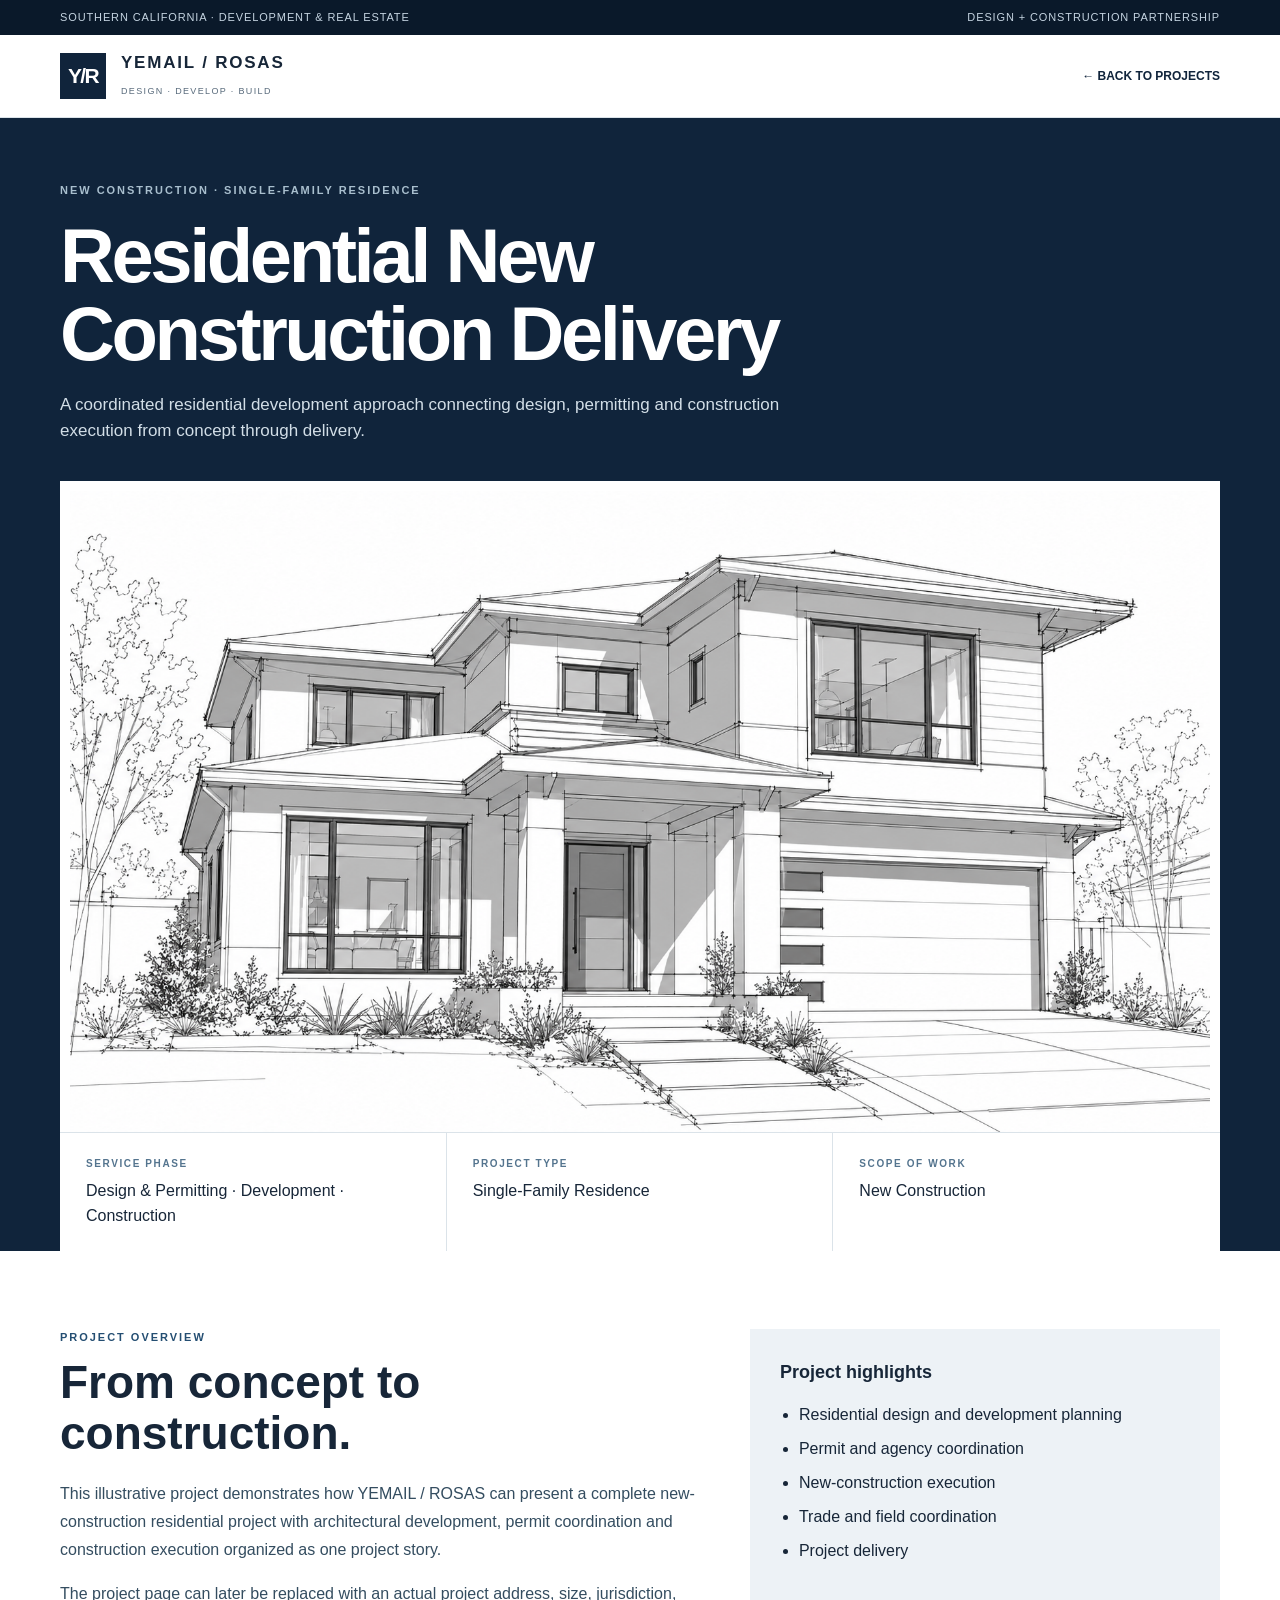
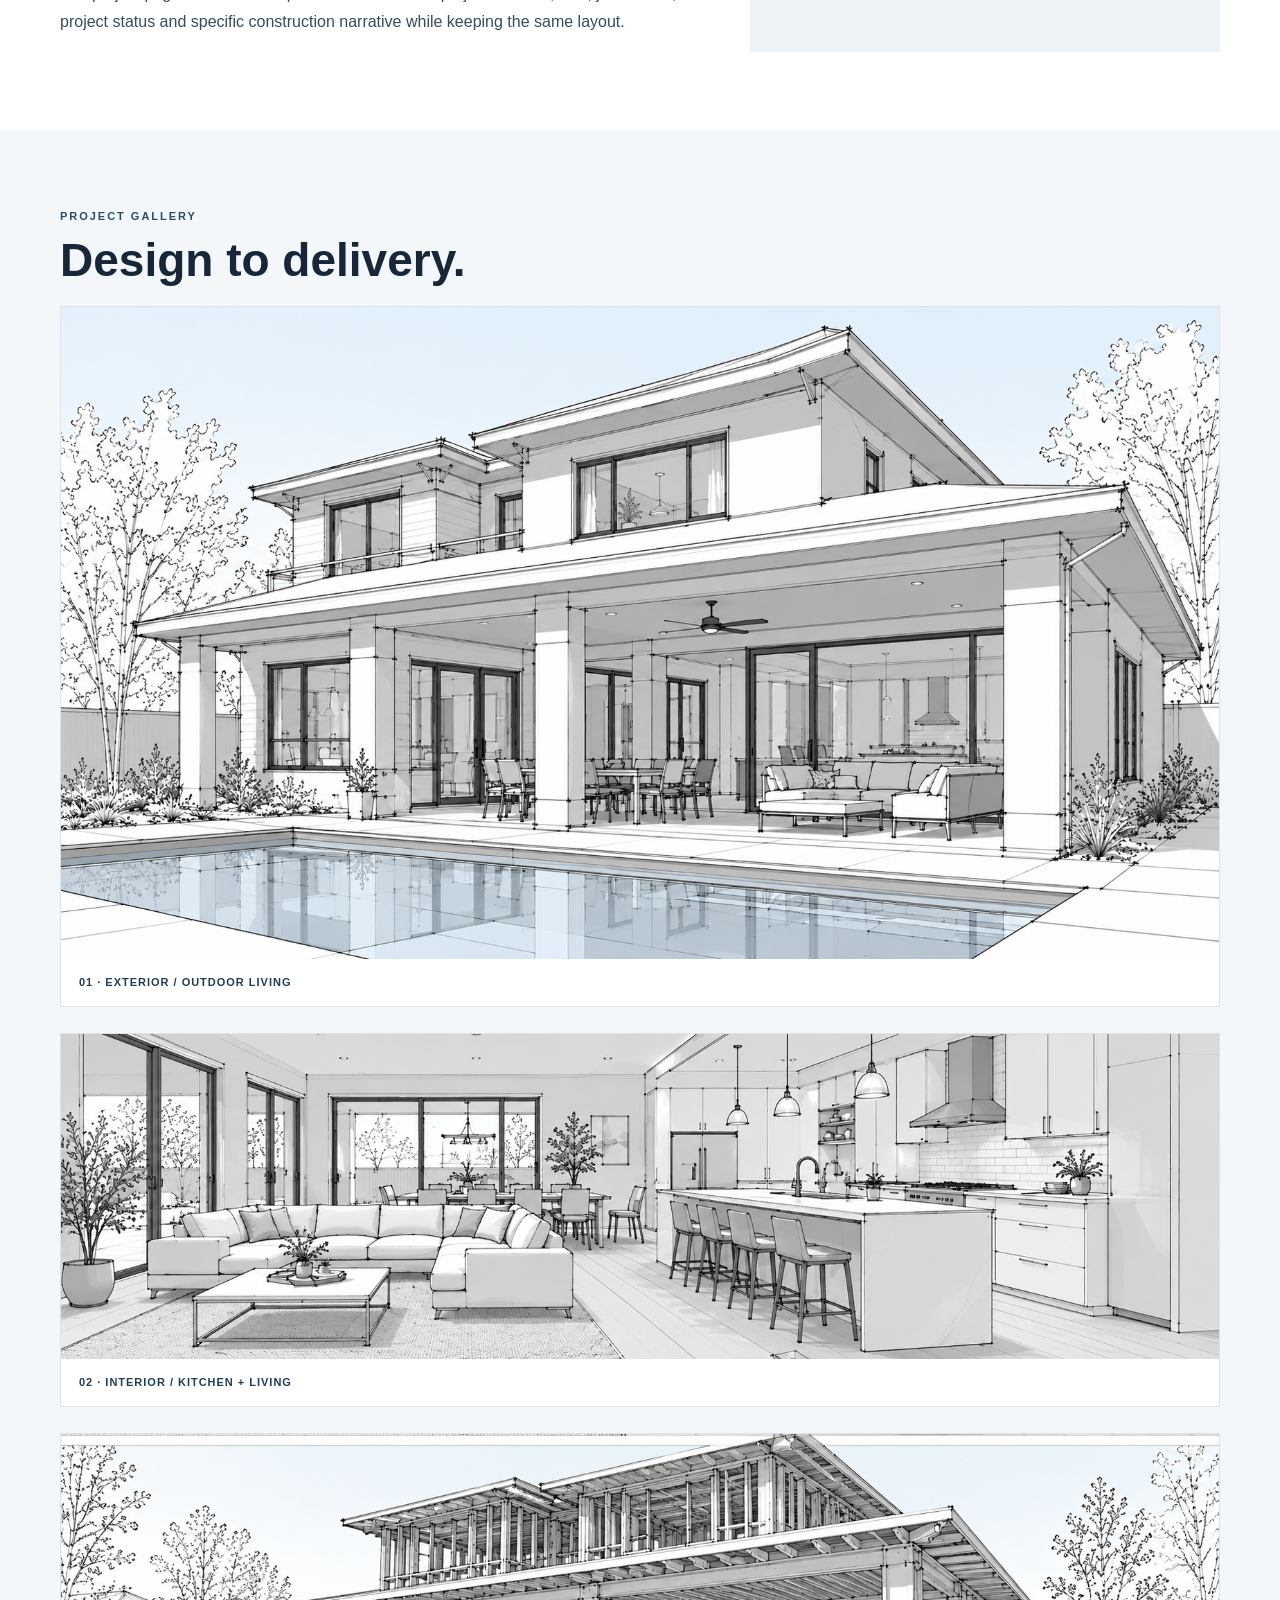
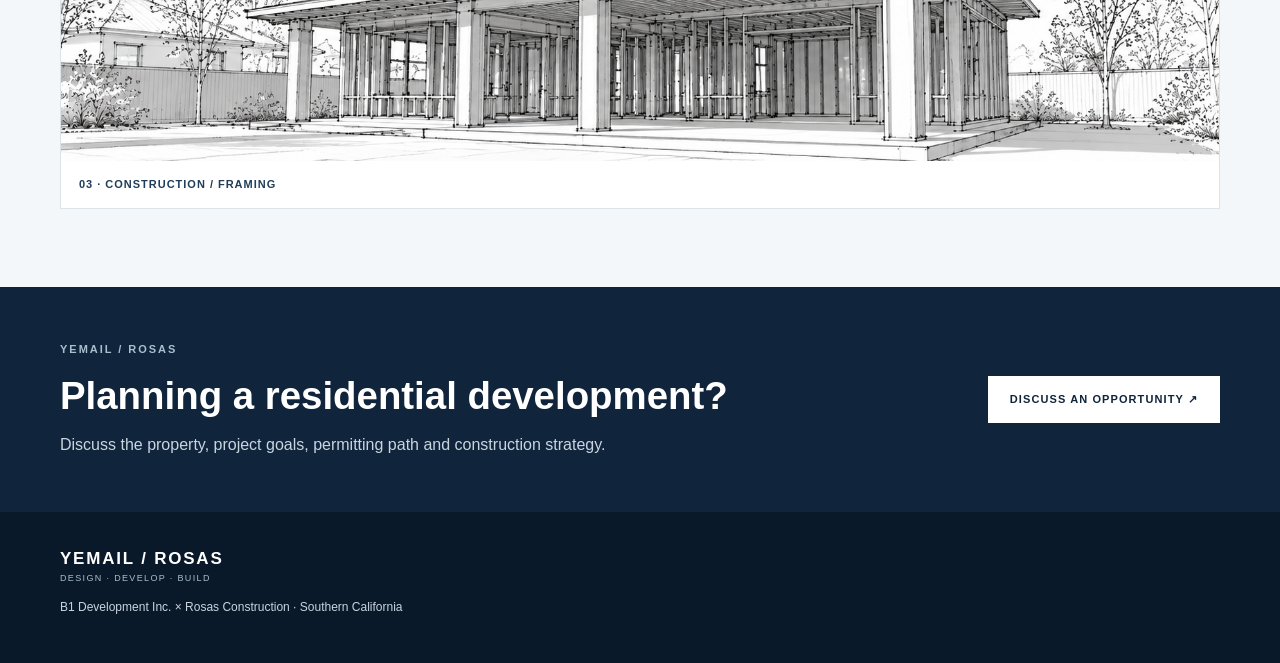
<file: projects/residential-construction/index.html>
<!DOCTYPE html>
<html lang="en">
<head>
<meta charset="utf-8">
<meta name="viewport" content="width=device-width,initial-scale=1">
<meta name="theme-color" content="#10243b">
<meta name="description" content="Residential new construction project by YEMAIL / ROSAS. Design, permitting, development and construction delivery in Southern California.">
<title>Residential New Construction Delivery | YEMAIL / ROSAS</title>
<style>
:root{--navy:#10243b;--deep:#0a192a;--mid:#203d59;--blue:#54748e;--light:#edf2f6;--white:#fff;--ink:#172638;--muted:#586a7b;--line:#dbe3e9;--accent:#c4d4df}
*{box-sizing:border-box}html{scroll-behavior:smooth}body{margin:0;font-family:Arial,Helvetica,sans-serif;color:var(--ink);background:white;line-height:1.55}a{color:inherit;text-decoration:none}
.container{width:min(1160px,calc(100% - 48px));margin:auto}.eyebrow{text-transform:uppercase;letter-spacing:.18em;font-size:11px;font-weight:700}
.topline{background:var(--deep);color:#c5d4e1;font-size:11px;letter-spacing:.08em;padding:9px 0}.topline .container{display:flex;justify-content:space-between;gap:16px}
.header{background:white;position:sticky;top:0;z-index:30;border-bottom:1px solid var(--line)}.nav{min-height:82px;display:flex;align-items:center;justify-content:space-between;gap:20px}
.brand{display:flex;align-items:center;gap:15px}.monogram{width:46px;height:46px;background:var(--navy);color:white;display:grid;place-items:center;font-weight:800;letter-spacing:-.08em;font-size:21px}
.brandname{font-weight:800;letter-spacing:.105em;font-size:17px}.brandsub{font-size:9px;letter-spacing:.15em;color:var(--muted);text-transform:uppercase}
.back{font-size:12px;font-weight:800;color:var(--navy)}
.hero{background:var(--navy);color:white;padding:64px 0 0}.hero h1{font-size:clamp(44px,6vw,76px);letter-spacing:-.045em;line-height:1.02;margin:18px 0 20px;max-width:900px}
.hero .lead{font-size:17px;max-width:760px;color:#d2dee7;margin-bottom:36px}.hero-image{background:white;padding:10px 10px 0}.hero-image img{display:block;width:100%;height:auto}
.meta{display:grid;grid-template-columns:repeat(3,1fr);background:white;color:var(--ink);border-top:1px solid var(--line)}
.meta>div{padding:23px 26px;border-right:1px solid var(--line)}.meta>div:last-child{border-right:0}.meta strong{display:block;font-size:10px;letter-spacing:.16em;color:var(--blue);margin-bottom:7px}
.section{padding:78px 0}.section.alt{background:#f4f7f9}.overview{display:grid;grid-template-columns:1.15fr .85fr;gap:54px}.section h2{font-size:clamp(30px,3.6vw,46px);line-height:1.12;margin:10px 0 20px}
.body{font-size:16px;color:#344d60;line-height:1.75}.scope{background:var(--light);padding:30px}.scope h3{margin:0 0 16px;font-size:18px}.scope ul{padding-left:19px;margin:0}.scope li{margin:9px 0}
.gallery{display:grid;grid-template-columns:1fr;gap:26px}.gallery figure{margin:0;background:white;border:1px solid var(--line)}.gallery img{display:block;width:100%;height:auto}.gallery figcaption{padding:15px 18px;font-size:11px;font-weight:800;letter-spacing:.09em;color:var(--mid)}
.cta{background:var(--navy);color:white;padding:54px 0}.cta-inner{display:flex;justify-content:space-between;gap:30px;align-items:center}.cta h2{margin:8px 0;font-size:clamp(28px,3vw,40px)}.cta p{color:#c8d6e1;margin:0;max-width:650px}
.btn{display:inline-flex;justify-content:center;align-items:center;padding:15px 22px;background:white;color:var(--navy);font-size:11px;font-weight:800;text-transform:uppercase;letter-spacing:.1em}
.footer{background:var(--deep);color:#c8d5df;padding:34px 0}.footer .brandname{color:white}.footer p{font-size:12px;max-width:700px}
@media(max-width:720px){.container{width:calc(100% - 36px)}.topline .container{font-size:9px}.nav{min-height:70px}.brandname{font-size:14px}.monogram{width:40px;height:40px}.hero{padding-top:48px}.hero h1{font-size:46px}.meta{grid-template-columns:1fr}.meta>div{border-right:0;border-bottom:1px solid var(--line)}.overview{grid-template-columns:1fr;gap:28px}.section{padding:56px 0}.cta-inner{flex-direction:column;align-items:flex-start}}
</style>
</head>
<body>
<div class="topline"><div class="container"><span>SOUTHERN CALIFORNIA · DEVELOPMENT &amp; REAL ESTATE</span><span>DESIGN + CONSTRUCTION PARTNERSHIP</span></div></div>
<header class="header"><div class="container nav">
<a class="brand" href="/"><span class="monogram">Y/R</span><span><span class="brandname">YEMAIL / ROSAS</span><br><span class="brandsub">Design · Develop · Build</span></span></a>
<a class="back" href="/#portfolio">← BACK TO PROJECTS</a>
</div></header>

<main>
<section class="hero"><div class="container">
<div class="eyebrow" style="color:#a9bfce">NEW CONSTRUCTION · SINGLE-FAMILY RESIDENCE</div>
<h1>Residential New Construction Delivery</h1>
<p class="lead">A coordinated residential development approach connecting design, permitting and construction execution from concept through delivery.</p>
<div class="hero-image"><img src="images/intro.png" alt="Residential new construction architectural concept"></div>
<div class="meta">
<div><strong>SERVICE PHASE</strong>Design &amp; Permitting · Development · Construction</div>
<div><strong>PROJECT TYPE</strong>Single-Family Residence</div>
<div><strong>SCOPE OF WORK</strong>New Construction</div>
</div>
</div></section>

<section class="section"><div class="container overview">
<div><div class="eyebrow" style="color:#244e72">PROJECT OVERVIEW</div><h2>From concept to construction.</h2>
<p class="body">This illustrative project demonstrates how YEMAIL / ROSAS can present a complete new-construction residential project with architectural development, permit coordination and construction execution organized as one project story.</p>
<p class="body">The project page can later be replaced with an actual project address, size, jurisdiction, project status and specific construction narrative while keeping the same layout.</p></div>
<aside class="scope"><h3>Project highlights</h3><ul><li>Residential design and development planning</li><li>Permit and agency coordination</li><li>New-construction execution</li><li>Trade and field coordination</li><li>Project delivery</li></ul></aside>
</div></section>

<section class="section alt"><div class="container">
<div class="eyebrow" style="color:#244e72">PROJECT GALLERY</div><h2>Design to delivery.</h2>
<div class="gallery">
<figure><img src="images/01.png" alt="Rear exterior and outdoor living architectural concept"><figcaption>01 · EXTERIOR / OUTDOOR LIVING</figcaption></figure>
<figure><img src="images/02.png" alt="Open-plan kitchen and living architectural concept"><figcaption>02 · INTERIOR / KITCHEN + LIVING</figcaption></figure>
<figure><img src="images/03.png" alt="Residential wood framing construction concept"><figcaption>03 · CONSTRUCTION / FRAMING</figcaption></figure>
</div></div></section>

<section class="cta"><div class="container cta-inner"><div><div class="eyebrow" style="color:#a9bfce">YEMAIL / ROSAS</div><h2>Planning a residential development?</h2><p>Discuss the property, project goals, permitting path and construction strategy.</p></div><a class="btn" href="/#contact">Discuss an opportunity ↗</a></div></section>
</main>

<footer class="footer"><div class="container"><div class="brandname">YEMAIL / ROSAS</div><div class="brandsub" style="color:#a7bdce">DESIGN · DEVELOP · BUILD</div><p>B1 Development Inc. × Rosas Construction · Southern California</p></div></footer>
</body></html>
</file>
